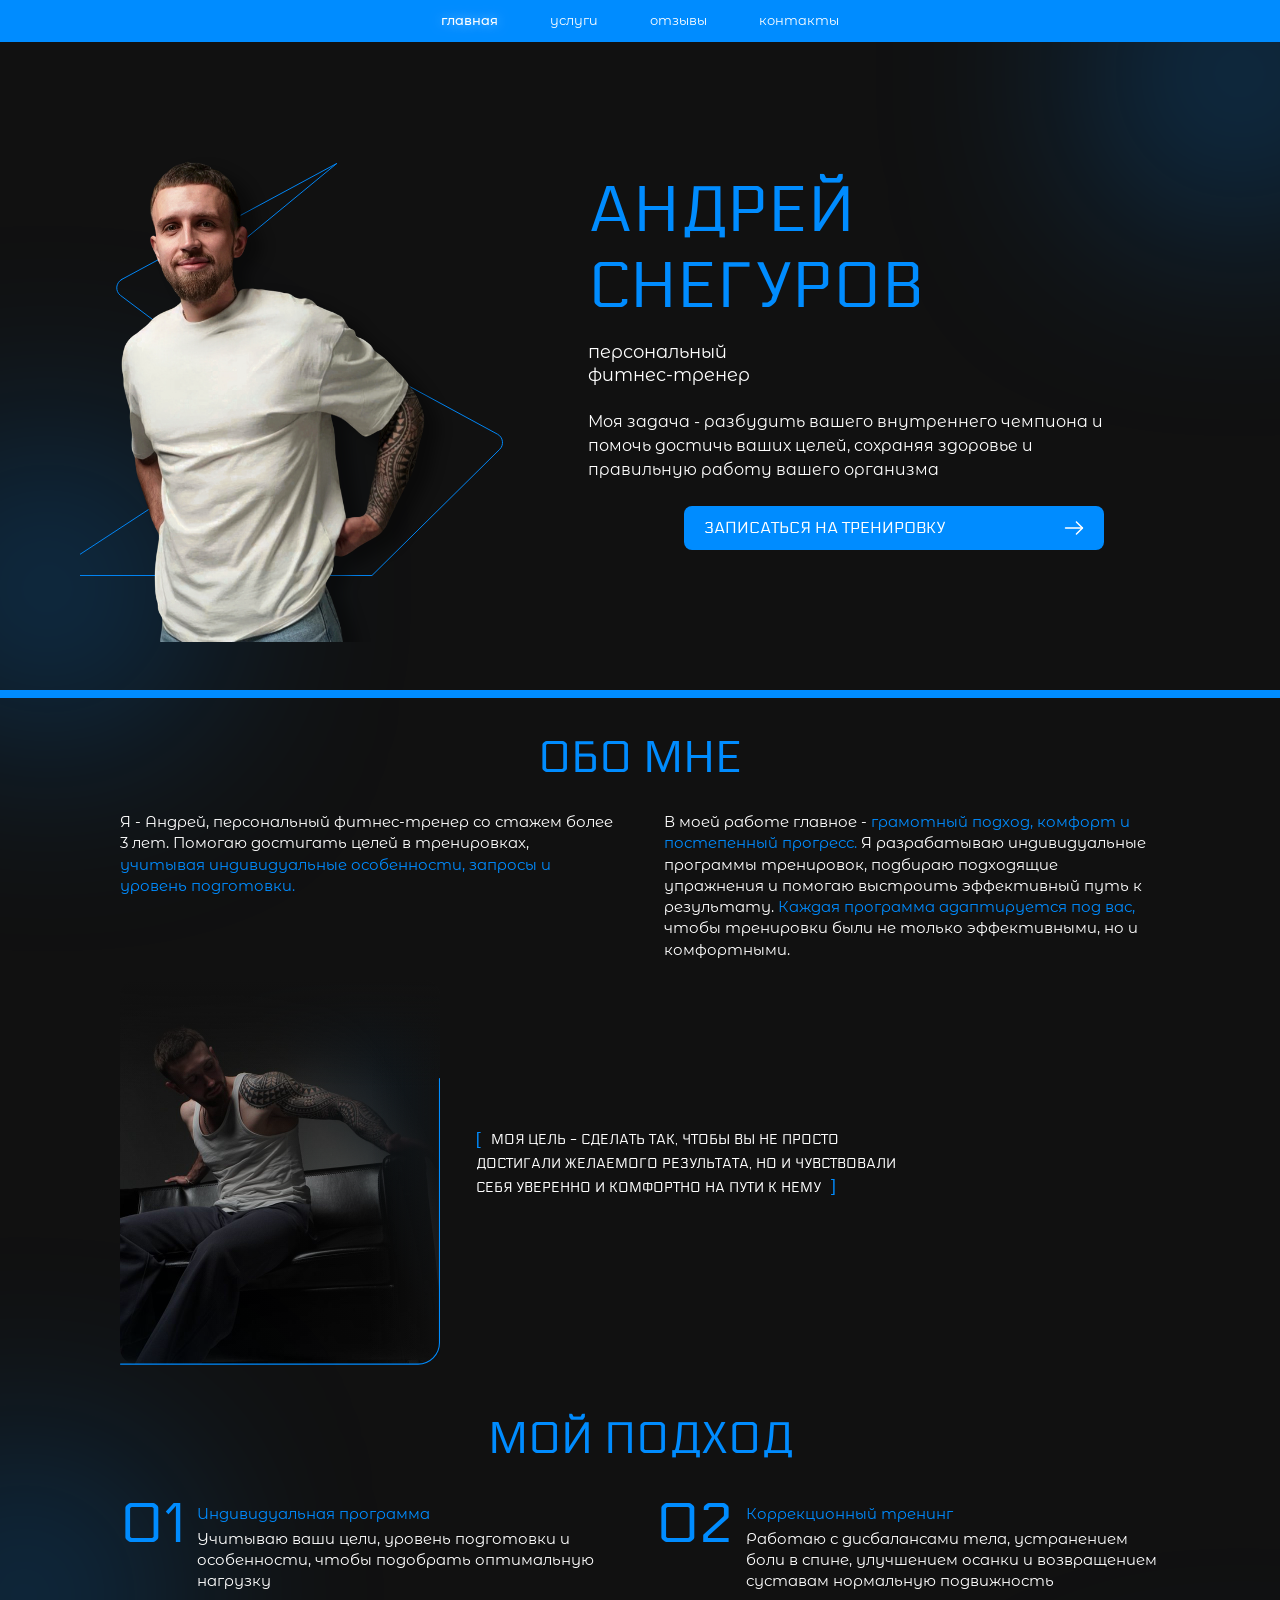
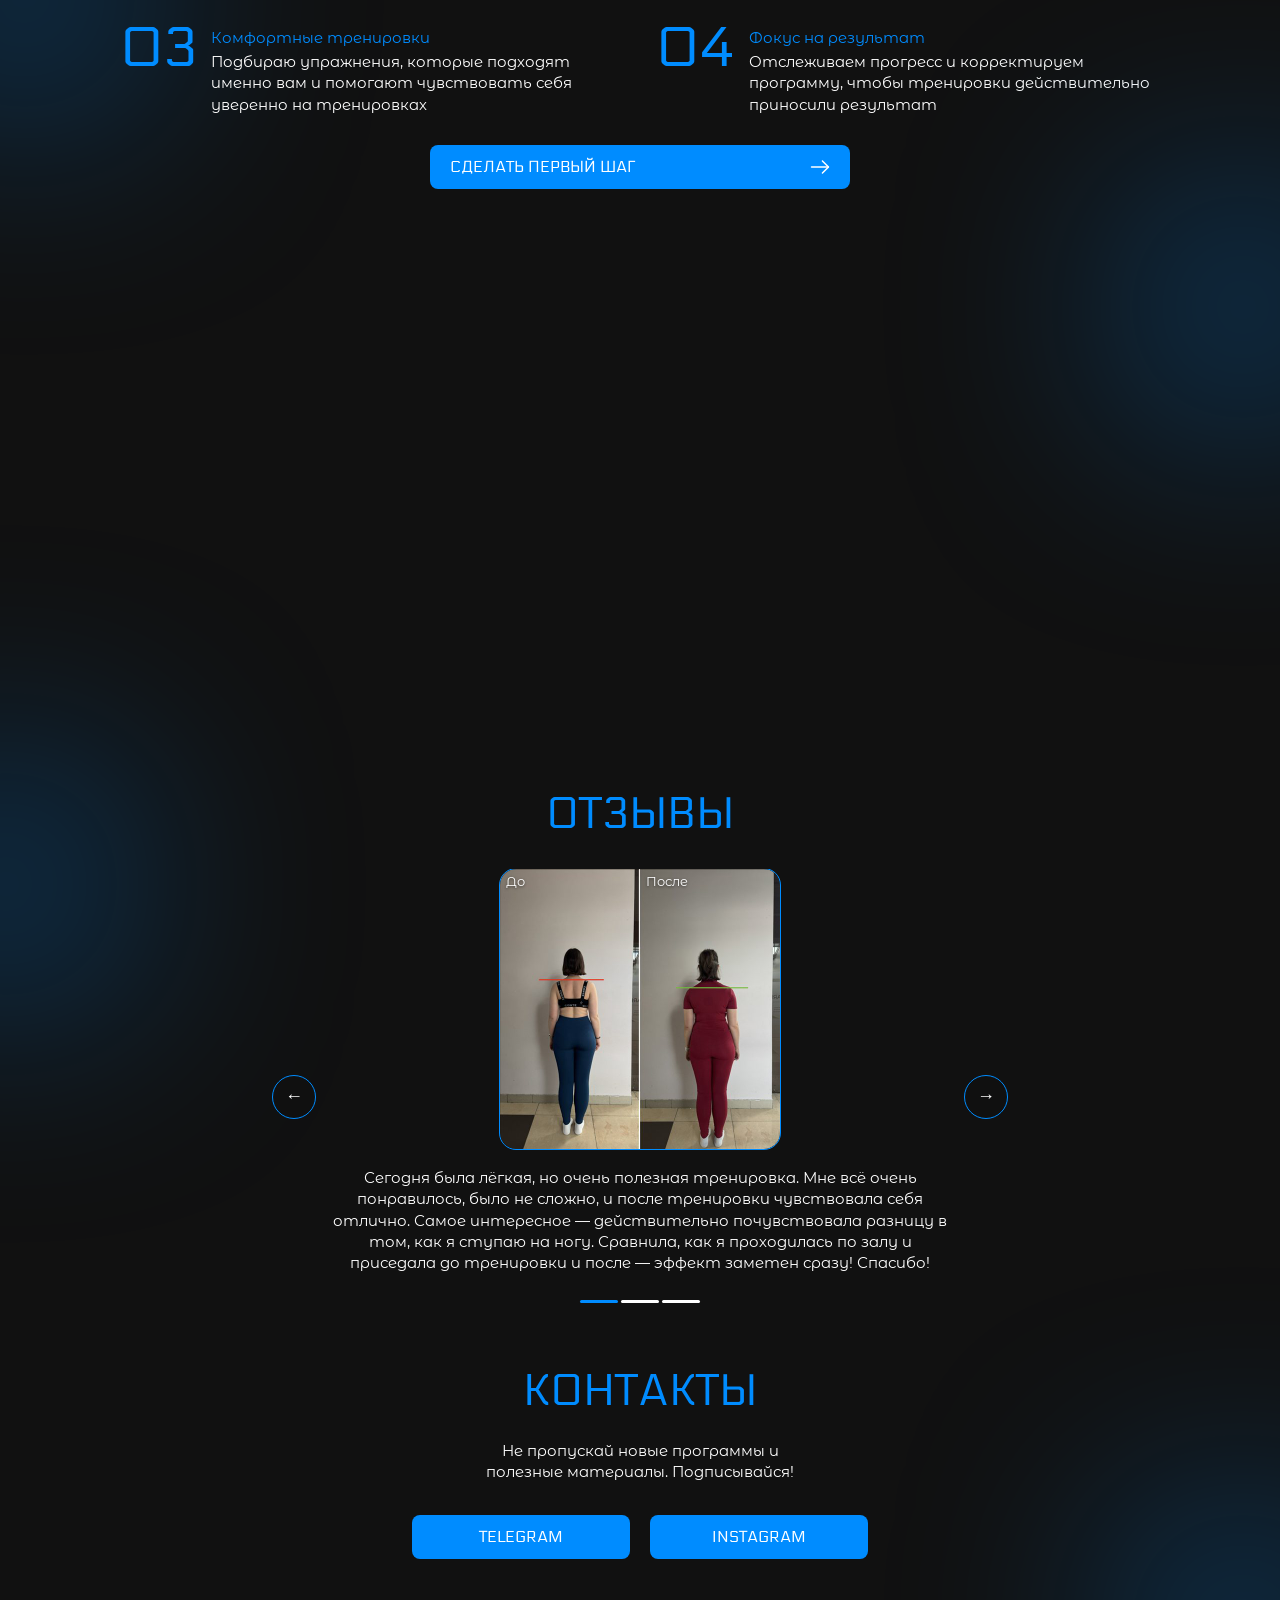
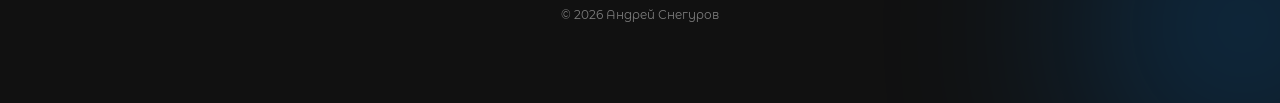
<file: index.html>
<!DOCTYPE html>
<html lang="ru">
<head>
    <meta charset="UTF-8">
    <meta name="viewport" content="width=device-width, initial-scale=1.0">
    <meta name="description" content="Андрей Снегуров — персональный фитнес-тренер. Индивидуальные программы тренировок, коррекционный тренинг, онлайн-сопровождение.">

    <meta property="og:title" content="Андрей Снегуров — персональный фитнес-тренер">
    <meta property="og:description" content="Индивидуальные программы тренировок, коррекционный тренинг и онлайн-сопровождение.">
    <meta property="og:type" content="website">
    <meta property="og:url" content="https://andrei-snegurov.online/">
    <meta property="og:image" content="https://andrei-snegurov.online/assets/og-image.jpg">
    <meta property="og:image:width" content="1200">
    <meta property="og:image:height" content="630">

    <link rel="canonical" href="https://andrei-snegurov.online/">

    <title>Андрей Снегуров — персональный фитнес-тренер</title>

    <link rel="icon" href="favicon.svg" type="image/svg+xml">

    <link rel="preconnect" href="https://fonts.googleapis.com">
    <link rel="preconnect" href="https://fonts.gstatic.com" crossorigin>
    <link href="https://fonts.googleapis.com/css2?family=Montserrat+Alternates:wght@400;500&display=swap" rel="stylesheet">

    <link rel="stylesheet" href="styles.css">
</head>
<body>
    <!-- ============================================================
         Навигация
         ============================================================ -->
    <header class="nav">
        <nav aria-label="Основная навигация">
            <ul class="nav__list">
                <li><a class="nav__link" href="#hero">главная</a></li>
                <li><a class="nav__link" href="#services">услуги</a></li>
                <li><a class="nav__link" href="#reviews">отзывы</a></li>
                <li><a class="nav__link" href="#contacts">контакты</a></li>
            </ul>
        </nav>
    </header>

    <!-- Обёртка нужна только ради overflow-x: clip — см. .page в styles.css. -->
    <div class="page">
    <main>
        <!-- ============================================================
             Hero
             ============================================================ -->
        <section class="section hero" id="hero" aria-labelledby="hero-title">
            <div class="glow glow--right" style="--glow-x: 256px; --glow-y: -7px; --glow-size: 161px" aria-hidden="true"></div>

            <div class="glow" style="--glow-x: -33px; --glow-y: 508px; --glow-size: 161px" aria-hidden="true"></div>

            <!-- Ломаная идёт первой: в макете она лежит за фигурой. -->
            <div class="hero__media">
                <img class="hero__lines" src="assets/hero-lines.svg" alt="" aria-hidden="true">
                <img class="hero__photo hero__shadow" src="assets/hero-shadow.png" alt="" aria-hidden="true">
                <img class="hero__photo" src="assets/hero-andrew.png"
                     alt="Андрей Снегуров, персональный фитнес-тренер" width="862" height="1288">
            </div>

            <div class="hero__caption">
                <h1 class="hero__title" id="hero-title">Андрей<br>Снегуров</h1>
                <p class="hero__role">персональный<br>фитнес-тренер</p>
            </div>

            <div class="hero__rule" aria-hidden="true"></div>

            <div class="hero__pitch">
                <p class="hero__slogan" data-reveal>
                    Моя задача - разбудить вашего внутреннего чемпиона и помочь достичь ваших целей,
                    сохраняя здоровье и правильную работу вашего организма
                </p>
                <a class="btn btn--wide" href="https://t.me/Andrei_Jr18" target="_blank" rel="noopener noreferrer" data-reveal>
                    Записаться на тренировку
                    <img class="btn__arrow" src="assets/arrow-right.svg" alt="" aria-hidden="true" width="24" height="24">
                </a>
            </div>
        </section>

        <!-- ============================================================
             Обо мне
             ============================================================ -->
        <section class="section about" id="about" aria-labelledby="about-title">
            <div class="container">
                <h2 class="section-title" id="about-title" data-reveal>Обо мне</h2>

                <div class="about__text" data-reveal>
                    <p>Я - Андрей, персональный фитнес-тренер со стажем более 3 лет. Помогаю достигать
                    целей в тренировках, <span class="accent">учитывая индивидуальные особенности,
                    запросы и уровень подготовки.</span></p>

                    <p>В моей работе главное - <span class="accent">грамотный подход, комфорт и
                    постепенный прогресс.</span> Я разрабатываю индивидуальные программы тренировок,
                    подбираю подходящие упражнения и помогаю выстроить эффективный путь к результату.
                    <span class="accent">Каждая программа адаптируется под вас,</span> чтобы тренировки
                    были не только эффективными, но и комфортными.</p>
                </div>
            </div>

            <figure class="about__figure" data-reveal>
                <div class="about__photo">
                    <img src="assets/about-andrew.jpg" alt="Андрей на тренировке" width="640" height="768" loading="lazy">
                    <svg class="about__bracket" viewBox="0 0 239.8 214.8" fill="none" aria-hidden="true" preserveAspectRatio="none">
                        <path d="M239.4 0.4V198.4C239.4 207.237 232.237 214.4 223.4 214.4H0.4"
                              stroke="#008CFF" stroke-width="0.8" stroke-linecap="round"/>
                    </svg>
                </div>
                <figcaption class="about__quote">
                    Моя цель - сделать так, чтобы вы не просто достигали желаемого результата,
                    но и чувствовали себя уверенно и комфортно на пути к нему
                </figcaption>
            </figure>
        </section>

        <!-- ============================================================
             Мой подход
             ============================================================ -->
        <section class="section approach" id="approach" aria-labelledby="approach-title">
            <div class="glow" style="--glow-x: -53px; --glow-y: 147px; --glow-size: 154px" aria-hidden="true"></div>
            <div class="container">
                <h2 class="section-title" id="approach-title" data-reveal>Мой подход</h2>

                <ol class="approach__list">
                    <li class="approach__item" data-reveal>
                        <span class="approach__num" aria-hidden="true">01</span>
                        <div class="approach__body">
                            <h3 class="approach__name">Индивидуальная программа</h3>
                            <p class="approach__desc">Учитываю ваши цели, уровень подготовки и особенности,
                            чтобы подобрать оптимальную нагрузку</p>
                        </div>
                    </li>
                    <li class="approach__item" data-reveal>
                        <span class="approach__num" aria-hidden="true">02</span>
                        <div class="approach__body">
                            <h3 class="approach__name">Коррекционный тренинг</h3>
                            <p class="approach__desc">Работаю с дисбалансами тела, устранением боли в спине,
                            улучшением осанки и возвращением суставам нормальную подвижность</p>
                        </div>
                    </li>
                    <li class="approach__item" data-reveal>
                        <span class="approach__num" aria-hidden="true">03</span>
                        <div class="approach__body">
                            <h3 class="approach__name">Комфортные тренировки</h3>
                            <p class="approach__desc">Подбираю упражнения, которые подходят именно вам
                            и помогают чувствовать себя уверенно на тренировках</p>
                        </div>
                    </li>
                    <li class="approach__item" data-reveal>
                        <span class="approach__num" aria-hidden="true">04</span>
                        <div class="approach__body">
                            <h3 class="approach__name">Фокус на результат</h3>
                            <p class="approach__desc">Отслеживаем прогресс и корректируем программу,
                            чтобы тренировки действительно приносили результат</p>
                        </div>
                    </li>
                </ol>

                <a class="btn btn--wide" href="https://t.me/Andrei_Jr18" target="_blank" rel="noopener noreferrer" data-reveal>
                    Сделать первый шаг
                    <img class="btn__arrow" src="assets/arrow-right.svg" alt="" aria-hidden="true" width="24" height="24">
                </a>
            </div>
        </section>

        <!-- ============================================================
             Услуги
             ============================================================ -->
        <section class="section services" id="services" aria-labelledby="services-title">
            <div class="glow glow--right" style="--glow-x: 268px; --glow-y: 41px; --glow-size: 154px" aria-hidden="true"></div>
            <div class="container">
                <h2 class="section-title" id="services-title" data-reveal>Услуги</h2>

                <div class="services__list">
                    <article class="service-card" data-reveal>
                        <h3 class="service-card__title">Персональная тренировка</h3>
                        <ul class="service-card__points">
                            <li>Предварительная консультация</li>
                            <li>Контроль техники и прогрессии на каждом этапе</li>
                            <li>Гибкий график и возможность заниматься в удобное для вас время</li>
                            <li>Рекомендации по питанию, расчет КБЖУ</li>
                        </ul>
                        <a class="btn btn--tab" href="https://t.me/Andrei_Jr18" target="_blank" rel="noopener noreferrer"
                           aria-label="Начать: персональная тренировка">Начать</a>
                    </article>

                    <article class="service-card" data-reveal>
                        <h3 class="service-card__title">Индивидуальная программа тренировок</h3>
                        <ul class="service-card__points">
                            <li>Индивидуальная программа под ваши цели (Похудение, Набор мышечной массы,
                                Поддержка формы, Улучшение пропорций)</li>
                            <li>Разбор техники по видеоотчётам/Обратная связь</li>
                            <li>Еженедельные отчеты/Корректировка плана</li>
                        </ul>
                        <a class="btn btn--tab" href="https://t.me/Andrei_Jr18" target="_blank" rel="noopener noreferrer"
                           aria-label="Начать: индивидуальная программа тренировок">Начать</a>
                    </article>

                    <article class="service-card" data-reveal>
                        <h3 class="service-card__title">Онлайн-сопровождение</h3>
                        <ul class="service-card__points">
                            <li>Предварительная консультация</li>
                            <li>Индивидуальная программа под ваши цели (Похудение, Набор мышечной массы,
                                Поддержка формы, Улучшение пропорций)</li>
                            <li>Разбор техники по видеоотчётам/Обратная связь</li>
                            <li>Питание: расчёт КБЖУ, индивидуальные рекомендации под ваши цели,
                                ежедневная проверка</li>
                            <li>Еженедельные отчеты/Корректировка плана</li>
                        </ul>
                        <a class="btn btn--tab" href="https://t.me/Andrei_Jr18" target="_blank" rel="noopener noreferrer"
                           aria-label="Начать: онлайн-сопровождение">Начать</a>
                    </article>
                </div>
            </div>
        </section>

        <!-- ============================================================
             Отзывы
             ============================================================ -->
        <section class="section reviews" id="reviews" aria-labelledby="reviews-title">
            <div class="glow" style="--glow-x: -71px; --glow-y: 60px; --glow-size: 154px" aria-hidden="true"></div>
            <div class="container">
                <h2 class="section-title" id="reviews-title" data-reveal>Отзывы</h2>

                <div class="reviews__carousel" data-carousel data-reveal>
                    <button class="reviews__arrow reviews__arrow--prev" type="button" aria-label="Предыдущий отзыв">
                        <span aria-hidden="true">&#8592;</span>
                    </button>

                    <div class="reviews__viewport">
                        <ul class="reviews__track" role="region" tabindex="0"
                            aria-roledescription="carousel" aria-label="Отзывы клиентов">
                            <li class="review-slide" role="group" aria-roledescription="слайд" aria-label="1 из 3">
                                <div class="review-slide__photo">
                                    <img src="assets/review-1.jpg" alt="Осанка клиентки до и после тренировок"
                                         width="560" height="560" loading="lazy">
                                    <span class="review-slide__label review-slide__label--before">До</span>
                                    <span class="review-slide__label review-slide__label--after">После</span>
                                </div>
                                <p class="review-slide__text">Сегодня была лёгкая, но очень полезная тренировка.
                                Мне всё очень понравилось, было не сложно, и после тренировки чувствовала себя
                                отлично. Самое интересное — действительно почувствовала разницу в том, как я
                                ступаю на ногу. Сравнила, как я проходилась по залу и приседала до тренировки
                                и после — эффект заметен сразу! Спасибо!</p>
                            </li>

                            <li class="review-slide" role="group" aria-roledescription="слайд" aria-label="2 из 3">
                                <div class="review-slide__photo">
                                    <img src="assets/review-2.jpg" alt="Телосложение клиента до и после тренировок"
                                         width="346" height="346" loading="lazy">
                                    <span class="review-slide__label review-slide__label--before">До</span>
                                    <span class="review-slide__label review-slide__label--after">После</span>
                                </div>
                                <p class="review-slide__text">Цель была убрать пару лишних килограммов и привести
                                тело в порядок. В целом тяжело не было, потому что достаточно быстро втянулся
                                как в тренировки, так и в режим питания и стал получать от всего этого
                                удовольствие, поэтому не сказал бы, что мне было вообще тяжело. Получилось
                                не то что достигнуть, но и превзойти свои ожидания.</p>
                            </li>

                            <li class="review-slide" role="group" aria-roledescription="слайд" aria-label="3 из 3">
                                <div class="review-slide__photo">
                                    <img src="assets/review-3.jpg" alt="Осанка клиентки до и после тренировок, вид сбоку"
                                         width="560" height="560" loading="lazy">
                                </div>
                                <p class="review-slide__text">Начав заниматься, я и не думала, что ты сможешь мне
                                помочь и с другими моими проблемами! Такими, как боль в спине, в области лопаток
                                и пояснице, боль в коленях, ну и, конечно, проблемами с осанкой. Мне очень повезло
                                с тобой! Некоторые упражнения казались странными, но оказались очень эффективными.
                                А некоторые казались невыполнимыми. Но когда со временем получается то, что казалось
                                невозможным для меня, это просто 😌 Сейчас, после видимого результата, чувствую себя
                                намного лучше и физически и морально. Главное, что не болит спина, колени.
                                Я чувствую себя бодрее, сильнее и, наверное, симпатичнее 😊</p>
                            </li>
                        </ul>
                    </div>

                    <button class="reviews__arrow reviews__arrow--next" type="button" aria-label="Следующий отзыв">
                        <span aria-hidden="true">&#8594;</span>
                    </button>

                    <div class="reviews__dots">
                        <button class="reviews__dot is-active" type="button"
                                aria-label="Отзыв 1" aria-current="true"></button>
                        <button class="reviews__dot" type="button" aria-label="Отзыв 2"></button>
                        <button class="reviews__dot" type="button" aria-label="Отзыв 3"></button>
                    </div>

                    <!-- Смена слайда — это горизонтальный скролл: текст на странице
                         не меняется и фокус никуда не уходит, поэтому без этого
                         сообщения скринридер о переключении молчит. -->
                    <p class="visually-hidden" aria-live="polite" aria-atomic="true"
                       data-carousel-status></p>
                </div>
            </div>
        </section>

        <!-- ============================================================
             Контакты
             ============================================================ -->
        <section class="section contacts" id="contacts" aria-labelledby="contacts-title">
            <div class="glow glow--right" style="--glow-x: 263px; --glow-y: 225px; --glow-size: 154px" aria-hidden="true"></div>
            <div class="container">
                <h2 class="section-title" id="contacts-title" data-reveal>Контакты</h2>

                <p class="contacts__lead" data-reveal>
                    Не пропускай новые программы и полезные материалы. Подписывайся!
                </p>

                <div class="contacts__links" data-reveal>
                    <a class="btn btn--social" href="https://t.me/Andrei_Jr18" target="_blank" rel="noopener noreferrer">Telegram</a>
                    <a class="btn btn--social" href="https://www.instagram.com/snegurov.jr18/" target="_blank" rel="noopener noreferrer">Instagram</a>
                </div>
            </div>
        </section>
    </main>

    <footer class="footer">
        <p class="footer__note">© 2026 Андрей Снегуров</p>
    </footer>
    </div>

    <script src="script.js" defer></script>
</body>
</html>
</file>
<file: styles.css>
/* ============================================================
   Лендинг Андрея Снегурова
   Порядок блоков совпадает с порядком секций в index.html.
   ============================================================ */

/* ============================================================
   Шрифты
   ============================================================ */
/* Оригинальный дисплейный шрифт из макета. У него одно начертание,
   поэтому все заголовки и кнопки используют вес 400. */
@font-face {
    font-family: 'Electrolize RUS';
    src: url('assets/fonts/electrolize-rus.ttf') format('truetype');
    font-weight: 400;
    font-style: normal;
    font-display: swap;
}

/* ============================================================
   Токены
   ============================================================ */
:root {
    --bg: #111111;
    --accent: #008CFF;
    --accent-hover: #2EA0FF;
    --text: #FFFFFF;
    --overlay-photo: linear-gradient(61.36deg,
        rgba(17, 17, 17, 0) 20%,
        rgba(17, 17, 17, .3) 62%,
        #10181E 82%);

    --font-display: 'Electrolize RUS', 'Segoe UI', sans-serif;
    --font-body: 'Montserrat Alternates', 'Segoe UI', sans-serif;

    --radius-sm: 8px;
    --radius-md: 16px;
    --hairline: 0.8px solid var(--accent);

    --container: 390px;
    --gutter: 27px;
    --nav-h: 42px;
}

/* ============================================================
   Reset и база
   ============================================================ */
*,
*::before,
*::after { box-sizing: border-box; }

html {
    scroll-behavior: smooth;
    scroll-padding-top: var(--nav-h);
}

body {
    margin: 0;
    background: var(--bg);
    color: var(--text);
    font-family: var(--font-body);
    font-size: 13px;
    line-height: 1.35;
    -webkit-font-smoothing: antialiased;
}

img {
    display: block;
    max-width: 100%;
}

a { color: inherit; }

:focus-visible {
    outline: 2px solid var(--accent);
    outline-offset: 2px;
}

/* ============================================================
   Утилиты
   ============================================================ */
.container {
    width: 100%;
    max-width: var(--container);
    margin-inline: auto;
    padding-inline: var(--gutter);
}

/* Обрезка боковых выносов (свечения, номера 01-04, размытая копия
   hero-фото) — ровно как фрейм в макете. Живёт на общей обёртке
   страницы, а не на секциях и не на корне:
   - на корне (html/body) она расширяла область прокрутки, и
     фиксированное меню растягивалось шире экрана;
   - на секциях WebKit (Safari, встроенный браузер Telegram на iPhone)
     режет и по вертикали, хотя задан только overflow-x, — свечение
     обрубалось по нижней границе секции.
   У обёртки единственная вертикальная граница совпадает с концом
   страницы, где резать нечего. `hidden` — запасной вариант для
   браузеров без `clip`. */
.page {
    overflow-x: hidden;
    overflow-x: clip;
}

.section {
    position: relative;
    z-index: 1;
}

.section-title {
    margin: 0;
    font-family: var(--font-display);
    font-weight: 400;
    font-size: 32px;
    line-height: 1.18;
    color: var(--accent);
    text-align: center;
    text-transform: uppercase;
}

.accent { color: var(--accent); }

/* Видно только скринридеру: служебные подписи и статус карусели. */
.visually-hidden {
    position: absolute;
    width: 1px;
    height: 1px;
    margin: -1px;
    padding: 0;
    border: 0;
    overflow: hidden;
    clip-path: inset(50%);
    white-space: nowrap;
}

/* Размытые синие пятна фона. Позиция и размер задаются инлайном
   через --glow-x / --glow-y / --glow-size. */
.glow {
    position: absolute;
    /* Именно -1, а не 0: позиционированный элемент с уровнем стека 0
       красится ПОСЛЕ непозиционированного текста секции, то есть поверх
       него. Отрицательный уровень уводит свечение под контент. */
    z-index: -1;
    left: var(--glow-x, 0);
    top: var(--glow-y, 0);
    width: var(--glow-size, 154px);
    aspect-ratio: 1;
    border-radius: 50%;
    background: var(--accent);
    filter: blur(129.6px);
    pointer-events: none;
}

/* ============================================================
   Кнопки
   ============================================================ */
.btn {
    display: inline-flex;
    align-items: center;
    justify-content: center;
    min-height: 44px;
    padding-inline: 20px;
    border: 0;
    background: var(--accent);
    color: var(--text);
    font-family: var(--font-display);
    font-weight: 400;
    font-size: 16px;
    line-height: 1;
    text-align: center;
    text-decoration: none;
    text-transform: uppercase;
    cursor: pointer;
    transition: background-color .2s ease, transform .2s ease;
}

.btn:hover { background: var(--accent-hover); }
.btn:active { transform: translateY(1px); }
.btn:focus-visible { outline-color: var(--text); }

.btn--wide {
    position: relative;
    display: flex;
    justify-content: flex-start;
    width: 100%;
    padding-inline: 20px 52px;
    border-radius: var(--radius-sm);
}

.btn__arrow {
    position: absolute;
    right: 18px;
    top: 50%;
    width: 24px;
    height: 24px;
    translate: 0 -50%;
}

/* ============================================================
   Навигация
   ============================================================ */
.nav {
    position: fixed;
    inset: 0 0 auto;
    z-index: 20;
    height: var(--nav-h);
    background: var(--accent);
}

/* Без этого height: 100% у списка не от чего считать — у <nav> высота auto,
   и пункты прижимаются к верху полосы вместо центра. */
.nav nav { height: 100%; }

.nav__list {
    display: flex;
    justify-content: space-between;
    align-items: center;
    height: 100%;
    max-width: var(--container);
    margin: 0 auto;
    padding: 0 var(--gutter);
    list-style: none;
}

.nav__link {
    position: relative;
    display: block;
    padding: 6px 2px;
    font-size: 13px;
    text-decoration: none;
    transition: text-shadow .2s ease;
}

/* Полоса меню ровно 42px по макету, а палец требует 44. Расширяем
   область нажатия невидимым псевдоэлементом, не трогая вид. */
.nav__link::after {
    content: '';
    position: absolute;
    inset: -7px -10px;
}

/* Ссылки лежат на сплошной синей полосе — синяя обводка фокуса
   по умолчанию на ней не видна. */
.nav__link:focus-visible { outline-color: var(--text); }

.nav__link.is-active {
    font-weight: 500;
    text-shadow: 0 0 12px rgba(255, 255, 255, .5);
}

/* ============================================================
   Hero

   Сетка на самой секции: на мобильном одна колонка (фото — полоса —
   слоган с кнопкой), на десктопе фото слева, а имя, слоган и кнопка
   собираются в правую колонку. Подпись на мобильном лежит абсолютом
   поверх фото, на десктопе встаёт в поток.
   ============================================================ */
.hero {
    display: grid;
    padding-top: 8px;
    grid-template-areas:
        'media'
        'rule'
        'pitch';
}

.hero__media {
    position: relative;
    grid-area: media;
    aspect-ratio: 390 / 404;
    overflow: hidden;
}

/* Фигура вырезана с прозрачным фоном, поэтому за ней видны фон страницы,
   свечение и синяя ломаная — как в макете. Пропорции исходника совпадают
   с рамкой из Figma (431x644), поэтому высота считается от ширины. */
.hero__photo {
    position: absolute;
    left: -3.333%;         /* -13 / 390 */
    top: 2.475%;           /*  10 / 404 */
    width: 110.513%;       /* 431 / 390 */
    height: auto;
    max-width: none;
}

/* В макете за фигурой лежит не копия фото, а её чёрный силуэт с размытием,
   сдвинутый на 13px вправо и 6px вниз, — он даёт мягкую тень по правому
   и нижнему контуру. Сила подобрана по замеру рендера макета: фон у края
   руки темнеет примерно на 30% в полосе ~15px. */
.hero__shadow {
    left: 0;
    top: 3.96%;            /*  16 / 404 */
    opacity: .38;
    filter: blur(7px);
}

.hero__lines {
    position: absolute;
    left: -7.5%;
    top: 14.4%;
    width: 99.4%;
    max-width: none;
    pointer-events: none;
}

.hero__caption {
    position: absolute;
    right: var(--gutter);
    top: 82px;
    z-index: 2;
    text-align: right;
}

.hero__title {
    margin: 0;
    font-family: var(--font-display);
    font-weight: 400;
    font-size: 32px;
    line-height: 1.18;
    color: var(--accent);
    text-transform: uppercase;
}

.hero__role {
    margin: 8px 0 0;
    font-size: 13px;
    line-height: 1.25;
}

.hero__rule {
    grid-area: rule;
    height: 8px;
    background: var(--accent);
}

.hero__pitch {
    grid-area: pitch;
    width: 100%;
    max-width: var(--container);
    margin-inline: auto;
    padding: 27px var(--gutter) 0;
}

.hero__slogan {
    max-width: 350px;
    margin: 0 auto 24px;
    text-align: center;
    line-height: 1.42;
}

/* ============================================================
   Обо мне
   ============================================================ */
.about { padding-top: 35px; }

.about__text { margin-top: 26px; }

.about__text p {
    margin: 0 0 14px;
    line-height: 1.42;
}

.about__text p:last-child { margin-bottom: 0; }

.about__figure {
    position: relative;
    margin: 20px 0 0;
    padding-bottom: 8px;
}

/* Без overflow: hidden — иначе рамка-скобка внизу обрезалась бы
   скруглением угла и не доходила до левого края на 16px. Скруглены
   само фото и оверлей. */
.about__photo {
    position: relative;
    width: 61.3%;              /* 239 / 390 */
    aspect-ratio: 239 / 287;
}

.about__photo img {
    width: 100%;
    height: 100%;
    border-radius: var(--radius-md);
    object-fit: cover;
}

/* Поверх фото три слоя: растворение верхнего края в фон, лёгкое
   растворение правого края и диагональный градиент из макета.
   Так у фото нет видимой верхней границы — оно проступает из фона,
   как в макете, а лицо и рука остаются нетронутыми. */
.about__photo::after {
    content: '';
    position: absolute;
    inset: 0;
    border-radius: var(--radius-md);
    background:
        linear-gradient(to bottom, var(--bg) 0%, rgba(17, 17, 17, .9) 6%, rgba(17, 17, 17, 0) 28%),
        linear-gradient(to left, rgba(17, 17, 17, .75) 0%, rgba(17, 17, 17, 0) 22%),
        var(--overlay-photo);
    pointer-events: none;
}

/* Угловая скобка по правому и нижнему краю фото. */
.about__bracket {
    position: absolute;
    right: 0;
    bottom: 0;
    z-index: 1;
    width: 100%;
    height: 74.6%;             /* 214 / 287 */
    overflow: visible;
}

.about__quote {
    position: absolute;
    right: var(--gutter);
    top: -8px;
    width: 69%;
    font-family: var(--font-display);
    font-weight: 400;
    font-size: 10px;
    line-height: 1.55;
    text-align: right;
    text-transform: uppercase;
}

/* Синие скобки в строке: «[» перед первым словом, «]» после последнего,
   как в макете. line-height: 0 — чтобы увеличенный кегль скобки
   не раздвигал строки. */
.about__quote::before,
.about__quote::after {
    color: var(--accent);
    font-size: 1.4em;
    line-height: 0;
    vertical-align: -.06em;
}

.about__quote::before { content: '[\00a0'; }
.about__quote::after  { content: '\00a0]'; }

/* ============================================================
   Мой подход
   ============================================================ */
.approach { padding-top: 42px; }

.approach__list {
    margin: 32px 0 0;
    padding: 0;
    list-style: none;
}

/* Первая колонка узкая (27px — ровно поле контейнера), номер выступает
   из неё влево отрицательным полем и уходит за край экрана. Числа в макете:
   бокс 75px, начинается на x=-21, то есть срезано 21px, видно 54px. */
.approach__item {
    display: grid;
    grid-template-columns: 27px 1fr;
    align-items: start;
    column-gap: 43px;
    margin-bottom: 30px;
}

.approach__num {
    width: 75px;
    margin-left: -48px;
    font-family: var(--font-display);
    font-weight: 400;
    font-size: 64px;
    line-height: .95;
    letter-spacing: -.02em;
    color: var(--accent);
    text-align: right;
}

.approach__name {
    margin: 6px 0 4px;
    font-family: var(--font-body);
    font-weight: 400;
    font-size: 15px;
    line-height: 1.3;
    color: var(--accent);
}

.approach__desc {
    margin: 0;
    line-height: 1.42;
}

/* ============================================================
   Услуги
   ============================================================ */
.services { padding-top: 42px; }

.services__list { margin-top: 30px; }

/* Правый нижний угол прямой — к нему снизу примыкает кнопка-«хвостик»,
   вместе они читаются как одна фигура. */
.service-card {
    position: relative;
    margin-bottom: 68px;       /* 44 высота хвостика + 24 воздуха */
    padding: 14px 16px 18px;
    border: var(--hairline);
    border-radius: var(--radius-md) var(--radius-md) 0 var(--radius-md);
}

.service-card__title {
    margin: 0 0 12px;
    font-family: var(--font-body);
    font-weight: 400;
    font-size: 15px;
    line-height: 1.3;
    color: var(--accent);
}

.service-card__points {
    margin: 0;
    padding: 0;
    list-style: none;
}

.service-card__points li {
    position: relative;
    margin-bottom: 6px;
    padding-left: 12px;
    line-height: 1.42;
}

.service-card__points li:last-child { margin-bottom: 0; }

.service-card__points li::before {
    content: '\2022';
    position: absolute;
    left: 0;
}

.btn--tab {
    position: absolute;
    right: -0.8px;             /* садится на обводку карточки, а не рядом с ней */
    bottom: -44px;
    width: 116px;
    padding-inline: 8px;
    border-radius: 0 0 var(--radius-sm) var(--radius-sm);
}

/* ============================================================
   Отзывы
   ============================================================ */
.reviews { padding-top: 42px; }

.reviews__carousel {
    position: relative;
    margin-top: 28px;
}

/* Высоту подгоняет скрипт под активный слайд — иначе под коротким отзывом
   зияет пустота высотой с самый длинный. Без JS высота остаётся авто
   (по самому высокому слайду), и карусель всё равно работает. */
.reviews__viewport {
    overflow: hidden;
    transition: height .35s ease;
}

/* Трек — нативный горизонтальный скролл со scroll-snap: свайп пальцем
   и трекпадом работает без JS. Скрипт добавляет только индикаторы,
   стрелки и клавиатуру. */
.reviews__track {
    display: flex;
    /* Иначе flex растянул бы все слайды по самому высокому, и подгонка
       высоты под активный слайд стала бы бессмысленной. */
    align-items: flex-start;
    margin: 0;
    padding: 0;
    list-style: none;
    overflow-x: auto;
    scroll-snap-type: x mandatory;
    overscroll-behavior-x: contain;
    scrollbar-width: none;
    -ms-overflow-style: none;
}

.reviews__track::-webkit-scrollbar { display: none; }

.reviews__track:focus-visible { outline-offset: 4px; }

.review-slide {
    display: flex;
    flex: 0 0 100%;
    flex-direction: column;
    align-items: center;
    scroll-snap-align: center;
}

.review-slide__photo {
    position: relative;
    width: 173px;
    aspect-ratio: 1;
    border-radius: var(--radius-md);
    overflow: hidden;
    outline: var(--hairline);
    outline-offset: -0.8px;
}

.review-slide__photo img {
    width: 100%;
    height: 100%;
    object-fit: cover;
}

.review-slide__label {
    position: absolute;
    top: 6px;
    font-size: 13px;
    line-height: 1;
    text-shadow: 0 1px 3px rgba(0, 0, 0, .6);
}

.review-slide__label--before { left: 6px; }

.review-slide__label--after {
    left: 50%;
    padding-left: 6px;
}

.review-slide__text {
    max-width: 339px;
    margin: 18px 0 0;
    text-align: center;
    line-height: 1.42;
}

/* Индикаторы — три горизонтальных штриха, как в макете. */
.reviews__dots {
    display: flex;
    justify-content: center;
    gap: 3px;
    /* Отступ visually 27px, как в макете: 6 своих + 21 паддинга кнопки. */
    margin-top: 6px;
}

/* Видимая часть — полоска 38x3 (псевдоэлемент), но нажимать нужно
   по площади 38x45, иначе в неё не попасть пальцем. */
.reviews__dot {
    width: 38px;
    padding: 21px 0;
    border: 0;
    background: transparent;
    cursor: pointer;
}

.reviews__dot::before {
    content: '';
    display: block;
    height: 3px;
    border-radius: 3px;
    background: var(--text);
    transition: background-color .2s ease;
}

.reviews__dot.is-active::before { background: var(--accent); }

/* Стрелки появляются только на планшете и шире. */
.reviews__arrow { display: none; }

/* ============================================================
   Контакты и подвал
   ============================================================ */
.contacts { padding-top: 42px; }

.contacts__lead {
    max-width: 356px;
    margin: 22px auto 32px;
    text-align: center;
    line-height: 1.42;
}

.contacts__links {
    display: flex;
    flex-direction: column;
    align-items: center;
    gap: 29px;
}

.btn--social {
    width: 218px;
    border-radius: var(--radius-sm);
}

.footer {
    position: relative;
    z-index: 1;
    padding: 48px 0 24px;
    text-align: center;
}

.footer__note {
    margin: 0;
    font-size: 12px;
    opacity: .45;
}

/* ============================================================
   Появление блоков при скролле

   Начальная прозрачность действует только при живом JS и только если
   пользователь не просил убрать анимации — иначе контент виден всегда
   и страница не может остаться пустой.
   ============================================================ */
@media (prefers-reduced-motion: no-preference) {
    .js-enabled [data-reveal] {
        opacity: 0;
        transform: translateY(16px);
        transition: opacity .5s ease, transform .5s ease;
    }

    .js-enabled [data-reveal].is-visible {
        opacity: 1;
        transform: none;
    }
}

/* ============================================================
   Планшет
   ============================================================ */
@media (min-width: 768px) {
    :root {
        --container: 720px;
        --gutter: 32px;
    }

    body { font-size: 15px; }

    .section-title { font-size: 38px; }

    /* На широком экране space-between растащил бы четыре пункта
       по самым краям — собираем их по центру. */
    .nav__list {
        justify-content: center;
        gap: 48px;
    }

    /* Координаты свечений взяты из макета шириной 390px. На широком экране
       те, что в макете прижаты к правому краю, надо привязать к правому краю,
       иначе они уезжают в середину. */
    .glow--right {
        left: auto;
        right: -40px;
    }

    .hero__caption { top: 96px; }
    .hero__title { font-size: 42px; }
    .hero__role { font-size: 15px; }

    /* Кнопка во всю ширину контейнера на 720px читается как баннер —
       ограничиваем и центрируем. */
    .hero__pitch .btn--wide,
    .approach .btn--wide {
        max-width: 420px;
        margin-inline: auto;
    }

    .approach__list {
        display: grid;
        grid-template-columns: 1fr 1fr;
        column-gap: 32px;
    }

    /* В две колонки номер уже нельзя выносить за край экрана — правая
       колонка наезжала бы на левую. Прижимаем его к краю своей ячейки. */
    .approach__item {
        grid-template-columns: auto 1fr;
        column-gap: 14px;
    }

    .approach__num {
        width: auto;
        margin-left: 0;
        font-size: 56px;
    }

    /* Карточки остаются колонкой, но не растягиваются: две колонки дают
       либо сироту в полряда, либо растянутую третью. Три в ряд — на десктопе. */
    .service-card {
        max-width: 480px;
        margin-inline: auto;
    }

    /* .about__figure — брат .container, а не он сам, поэтому ширину
       контейнера получает отдельным правилом. На мобильном этого делать
       нельзя: там фото по макету прижато к самому краю экрана. */
    .about__figure {
        max-width: var(--container);
        margin-inline: auto;
        padding-inline: var(--gutter);
    }

    .review-slide__photo { width: 240px; }
    .review-slide__text { max-width: 480px; }

    .reviews__arrow {
        position: absolute;
        top: 120px;
        z-index: 2;
        display: grid;
        place-items: center;
        width: 44px;
        height: 44px;
        border: var(--hairline);
        border-radius: 50%;
        background: rgba(17, 17, 17, .6);
        color: var(--text);
        font-size: 18px;
        cursor: pointer;
        transition: background-color .2s ease;
    }

    .reviews__arrow:hover { background: var(--accent); }
    .reviews__arrow--prev { left: 0; }
    .reviews__arrow--next { right: 0; }

    .contacts__links {
        flex-direction: row;
        justify-content: center;
        gap: 20px;
    }
}

/* ============================================================
   Десктоп
   ============================================================ */
@media (min-width: 1024px) {
    :root {
        --container: 1120px;
        --gutter: 40px;
    }

    .section-title { font-size: 44px; }

    /* Hero в две колонки: слева фото, справа имя, слоган и кнопка.
       Крайние колонки — поля; синяя полоса при этом остаётся во всю
       ширину экрана, поэтому она занимает отдельный ряд на все колонки.
       Промежуток между колонками задан отдельной колонкой 48px, а не
       column-gap, иначе зазор появился бы и у крайних полей. */
    .hero {
        grid-template-columns:
            minmax(var(--gutter), 1fr)
            minmax(0, 460px)
            48px
            minmax(0, 612px)
            minmax(var(--gutter), 1fr);
        grid-template-areas:
            '.    media .    caption .'
            '.    media .    pitch   .'
            'rule rule  rule rule    rule';
        padding-top: calc(var(--nav-h) + 40px);
    }

    .hero__media {
        align-self: start;
        aspect-ratio: 460 / 560;
        border-radius: var(--radius-md);
    }

    .hero__caption {
        position: static;
        grid-area: caption;
        align-self: end;
        padding-bottom: 24px;
        text-align: left;
    }

    .hero__title { font-size: 64px; }

    .hero__role {
        margin-top: 16px;
        font-size: 18px;
    }

    .hero__pitch {
        align-self: start;
        max-width: none;
        margin-inline: 0;
        padding: 0;
    }

    .hero__slogan {
        max-width: 520px;
        margin-inline: 0;
        font-size: 16px;
        line-height: 1.5;
        text-align: left;
    }

    .hero__pitch .btn--wide { max-width: 420px; }

    .hero__rule { margin-top: 48px; }

    /* Две колонки, но не через `columns`: тот разрезал бы абзац посередине,
       и вторая колонка начиналась бы с середины фразы. Здесь колонка —
       это абзац целиком. */
    .about__text {
        display: grid;
        grid-template-columns: 1fr 1fr;
        gap: 48px;
    }

    .about__text p { margin-bottom: 0; }

    .about__figure {
        display: grid;
        grid-template-columns: 320px 1fr;
        align-items: center;
        gap: 56px;
        max-width: var(--container);
        margin-inline: auto;
        padding-inline: var(--gutter);
    }

    .about__photo { width: 100%; }

    .about__quote {
        position: relative;
        width: auto;
        max-width: 460px;
        padding: 12px 20px;
        font-size: 14px;
        line-height: 1.7;
        text-align: left;
    }


    .services__list {
        display: grid;
        grid-template-columns: repeat(3, 1fr);
        align-items: stretch;
        gap: 24px;
    }

    .service-card {
        display: flex;
        flex-direction: column;
        max-width: none;
        margin-inline: 0;
    }

    .service-card__points { flex: 1; }

    /* Без ограничения ширины стрелки уезжают к самым краям контейнера
       на 1120px и теряют связь с фото. */
    .reviews__carousel {
        max-width: 720px;
        margin-inline: auto;
    }

    .reviews__arrow {
        top: 50%;
        translate: 0 -50%;
    }

    .reviews__arrow--prev { left: -8px; }
    .reviews__arrow--next { right: -8px; }

    .review-slide__photo { width: 280px; }

    .review-slide__text {
        max-width: 620px;
        font-size: 15px;
    }
}

/* ============================================================
   Уважение к настройке «меньше движения»
   ============================================================ */
@media (prefers-reduced-motion: reduce) {
    html { scroll-behavior: auto; }

    *,
    *::before,
    *::after {
        animation-duration: .01ms !important;
        animation-iteration-count: 1 !important;
        transition-duration: .01ms !important;
    }
}
</file>
